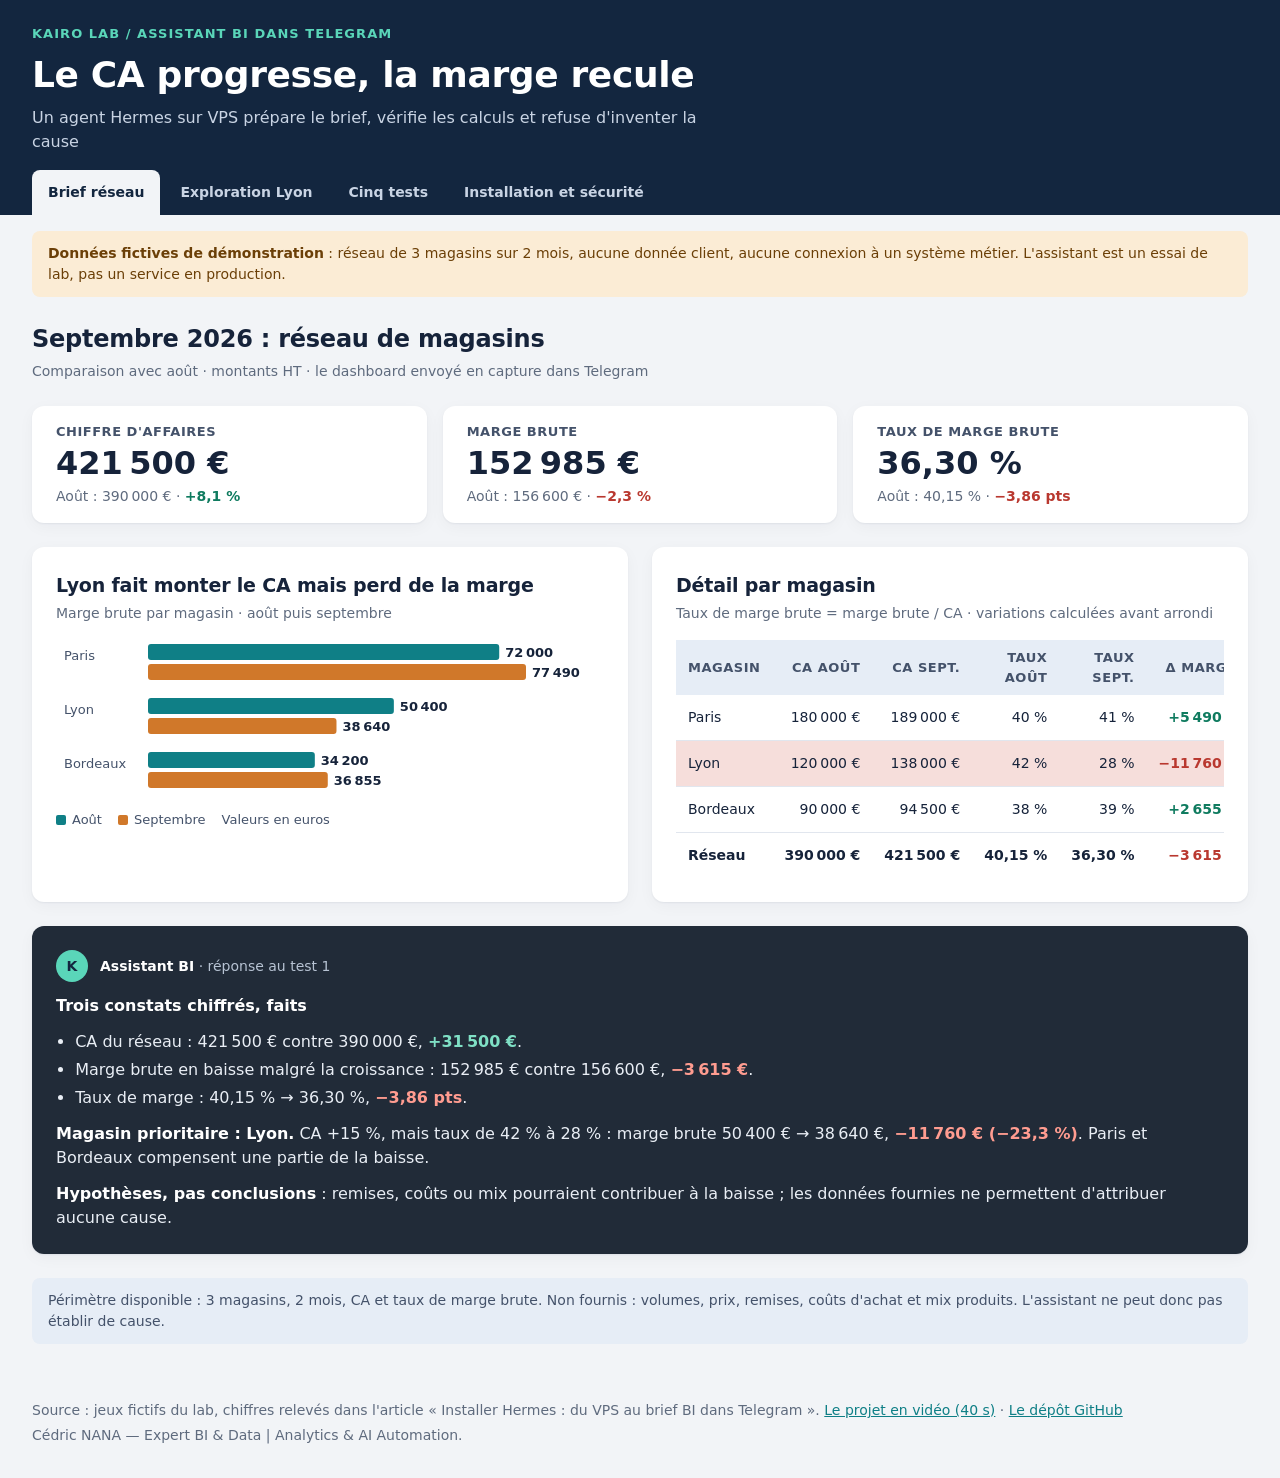
<file: index.html>
<!doctype html>
<html lang="fr">
<head>
<meta charset="utf-8">
<meta name="viewport" content="width=device-width, initial-scale=1">
<meta http-equiv="Content-Security-Policy" content="default-src 'none'; script-src 'self'; style-src 'self' https://fonts.googleapis.com; font-src https://fonts.gstatic.com; img-src 'self' data:; connect-src 'none'; base-uri 'none'; form-action 'none'; object-src 'none'">
<meta name="referrer" content="strict-origin-when-cross-origin">
<title>Hermes : le brief BI dans Telegram</title>
<meta name="description" content="Lab Hermes Agent : un agent IA installé sur un VPS livre un brief BI chiffré dans Telegram. Version web interactive des cinq tests, sur données fictives de démonstration.">
<link rel="preconnect" href="https://fonts.googleapis.com">
<link rel="preconnect" href="https://fonts.gstatic.com" crossorigin>
<link href="https://fonts.googleapis.com/css2?family=Inter:wght@400;500;600;700&display=swap" rel="stylesheet">
<link rel="stylesheet" href="style.css">
</head>
<body>
<a class="evitement" href="#contenu">Aller au contenu</a>

<header class="bandeau-titre">
  <div class="bandeau-titre__texte">
    <p class="surtitre">Kairo Lab / Assistant BI dans Telegram</p>
    <h1>Le CA progresse, la marge recule</h1>
    <p>Un agent Hermes sur VPS prépare le brief, vérifie les calculs et refuse d'inventer la cause</p>
  </div>
  <nav class="onglets" role="tablist" aria-label="Pages du lab">
    <button role="tab" id="onglet-brief" aria-controls="page-brief" data-page="brief">Brief réseau</button>
    <button role="tab" id="onglet-lyon" aria-controls="page-lyon" data-page="lyon">Exploration Lyon</button>
    <button role="tab" id="onglet-tests" aria-controls="page-tests" data-page="tests">Cinq tests</button>
    <button role="tab" id="onglet-installation" aria-controls="page-installation" data-page="installation">Installation et sécurité</button>
  </nav>
</header>

<p class="avertissement" role="note"><strong>Données fictives de démonstration</strong> : réseau de 3 magasins sur 2 mois, aucune donnée client, aucune connexion à un système métier. L'assistant est un essai de lab, pas un service en production.</p>

<main id="contenu">
  <noscript><p class="info">Cette page a besoin de JavaScript pour afficher les chiffres et les graphiques.</p></noscript>

  <!-- 1. Brief réseau -->
  <section class="page" id="page-brief" role="tabpanel" aria-labelledby="onglet-brief" tabindex="-1">
    <div class="page__tete">
      <h2>Septembre 2026 : réseau de magasins</h2>
      <p class="sous-titre">Comparaison avec août · montants HT · le dashboard envoyé en capture dans Telegram</p>
    </div>
    <div class="kpis" id="kpis-reseau"></div>
    <div class="grille-2">
      <article class="carte">
        <h3>Lyon fait monter le CA mais perd de la marge</h3>
        <p class="sous-titre">Marge brute par magasin · août puis septembre</p>
        <div class="graphe" id="g-magasins"></div>
      </article>
      <article class="carte">
        <h3>Détail par magasin</h3>
        <p class="sous-titre">Taux de marge brute = marge brute / CA · variations calculées avant arrondi</p>
        <div class="tableau-defile"><table class="tableau" id="t-magasins"></table></div>
      </article>
    </div>
    <article class="carte carte--bot">
      <div class="bulle-tete"><span class="avatar" aria-hidden="true">K</span><span><strong>Assistant BI</strong> · réponse au test 1</span></div>
      <div id="brief-bot"></div>
    </article>
    <p class="info">Périmètre disponible : 3 magasins, 2 mois, CA et taux de marge brute. Non fournis : volumes, prix, remises, coûts d'achat et mix produits. L'assistant ne peut donc pas établir de cause.</p>
  </section>

  <!-- 2. Exploration Lyon -->
  <section class="page" id="page-lyon" role="tabpanel" aria-labelledby="onglet-lyon" tabindex="-1" hidden>
    <div class="page__tete">
      <h2>Plus de ventes, moins de marge : où se concentre l'écart ?</h2>
      <p class="sous-titre">Lyon, août → septembre · 4 produits, 8 observations · rejoue la mini-application ouverte depuis le bot</p>
    </div>
    <div class="carte carte--filtres">
      <p class="etiquette" id="lib-produits">Produits</p>
      <div class="puces" role="group" aria-labelledby="lib-produits" id="puces-produits"></div>
      <div class="actions-filtres">
        <button type="button" class="bouton-lien" id="tout-produits">Tous les produits</button>
        <button type="button" class="bouton-lien" id="reinit-produits">Revenir à A, C et D</button>
      </div>
      <p class="selection" id="lib-selection" aria-live="polite"></p>
    </div>
    <div class="kpis" id="kpis-lyon"></div>
    <div class="grille-2">
      <article class="carte">
        <div class="carte__tete">
          <div>
            <h3 id="titre-mesure">Marge brute par produit</h3>
            <p class="sous-titre">Août puis septembre · cliquez sur un produit pour l'ajouter ou le retirer</p>
          </div>
          <label class="choix">Mesure
            <select id="choix-mesure">
              <option value="marge">Marge brute</option>
              <option value="ca">CA net HT</option>
              <option value="cout">Coût des ventes</option>
            </select>
          </label>
        </div>
        <div class="graphe" id="g-produits"></div>
      </article>
      <article class="carte">
        <h3>Contributions à la variation de marge</h3>
        <p class="sous-titre">Septembre − août, par produit sélectionné · contributions comptables, pas des causes</p>
        <div class="graphe" id="g-contrib"></div>
        <p class="note" id="note-contrib"></p>
      </article>
    </div>
    <article class="carte carte--bot">
      <div class="bulle-tete"><span class="avatar" aria-hidden="true">K</span><span><strong>Assistant BI</strong> · « Analyser ma sélection »</span></div>
      <div id="analyse-bot" aria-live="polite"></div>
    </article>
    <p class="note">Produit B : valeurs déduites des totaux de Lyon dans le dashboard réseau (l'article détaille A, C et D). Tous produits confondus, le jeu retrouve ces totaux.</p>
  </section>

  <!-- 3. Cinq tests -->
  <section class="page" id="page-tests" role="tabpanel" aria-labelledby="onglet-tests" tabindex="-1" hidden>
    <div class="page__tete">
      <h2>Cinq tests, des résultats vérifiables</h2>
      <p class="sous-titre">Chaque test vise un risque précis : erreur de calcul, cause inventée, donnée absente, chiffre faux, perte du fil</p>
    </div>
    <div class="kpis kpis--4" id="kpis-tests"></div>
    <div class="tests" id="liste-tests"></div>
    <p class="info">Cinq essais sur des jeux fictifs ne constituent pas une validation générale. Un écart d'arrondi de 0,01 point a été observé entre le dashboard et le texte au test 5 ; montants et périmètre concordent.</p>
  </section>

  <!-- 4. Installation et sécurité -->
  <section class="page" id="page-installation" role="tabpanel" aria-labelledby="onglet-installation" tabindex="-1" hidden>
    <div class="page__tete">
      <h2>Du VPS au bot : ce qui est fait, ce qui reste à faire</h2>
      <p class="sous-titre">Le bot fonctionne ; cela ne suffit pas à qualifier l'installation de prête pour la production</p>
    </div>
    <div class="kpis kpis--3" id="kpis-installation"></div>
    <div class="grille-2 grille-2--large">
      <article class="carte">
        <h3>Le parcours d'installation</h3>
        <p class="sous-titre">Ubuntu 24.04 · un compte administrateur, un compte de service sans sudo</p>
        <ol class="etapes" id="etapes"></ol>
      </article>
      <article class="carte">
        <h3>Qui parle à qui</h3>
        <p class="sous-titre">Tous les flux sont initiés par le VPS : aucun port web entrant pour le bot</p>
        <div class="flux" id="flux"></div>
        <h3 class="titre-bloc">Garde-fous retenus</h3>
        <ul class="garde-fous">
          <li><strong>Accès restreint</strong> : seul un identifiant Telegram numérique autorisé peut écrire au bot.</li>
          <li><strong>Moindre privilège</strong> : compte hermes sans sudo, outils optionnels non installés, validations conservées.</li>
          <li><strong>Secrets hors des captures</strong> : jetons Telegram et fournisseur, fichier .env et journaux bruts jamais publiés.</li>
          <li><strong>Contenus = données</strong> : une page, un document ou un skill téléchargé n'autorise aucune commande.</li>
          <li><strong>Inférence externe</strong> : héberger Hermes sur le VPS ne rend pas le modèle local ; les messages partent chez le fournisseur.</li>
        </ul>
      </article>
    </div>
  </section>
</main>

<footer class="pied">
  <p>Source : jeux fictifs du lab, chiffres relevés dans l'article « Installer Hermes : du VPS au brief BI dans Telegram ». <a href="video.html">Le projet en vidéo (40 s)</a> · <a href="https://github.com/cnanaj-wq/hermes-brief-bi">Le dépôt GitHub</a></p>
  <p>Cédric NANA — Expert BI &amp; Data | Analytics &amp; AI Automation.</p>
</footer>

<script src="data.js"></script>
<script src="app.js"></script>
</body>
</html>
</file>
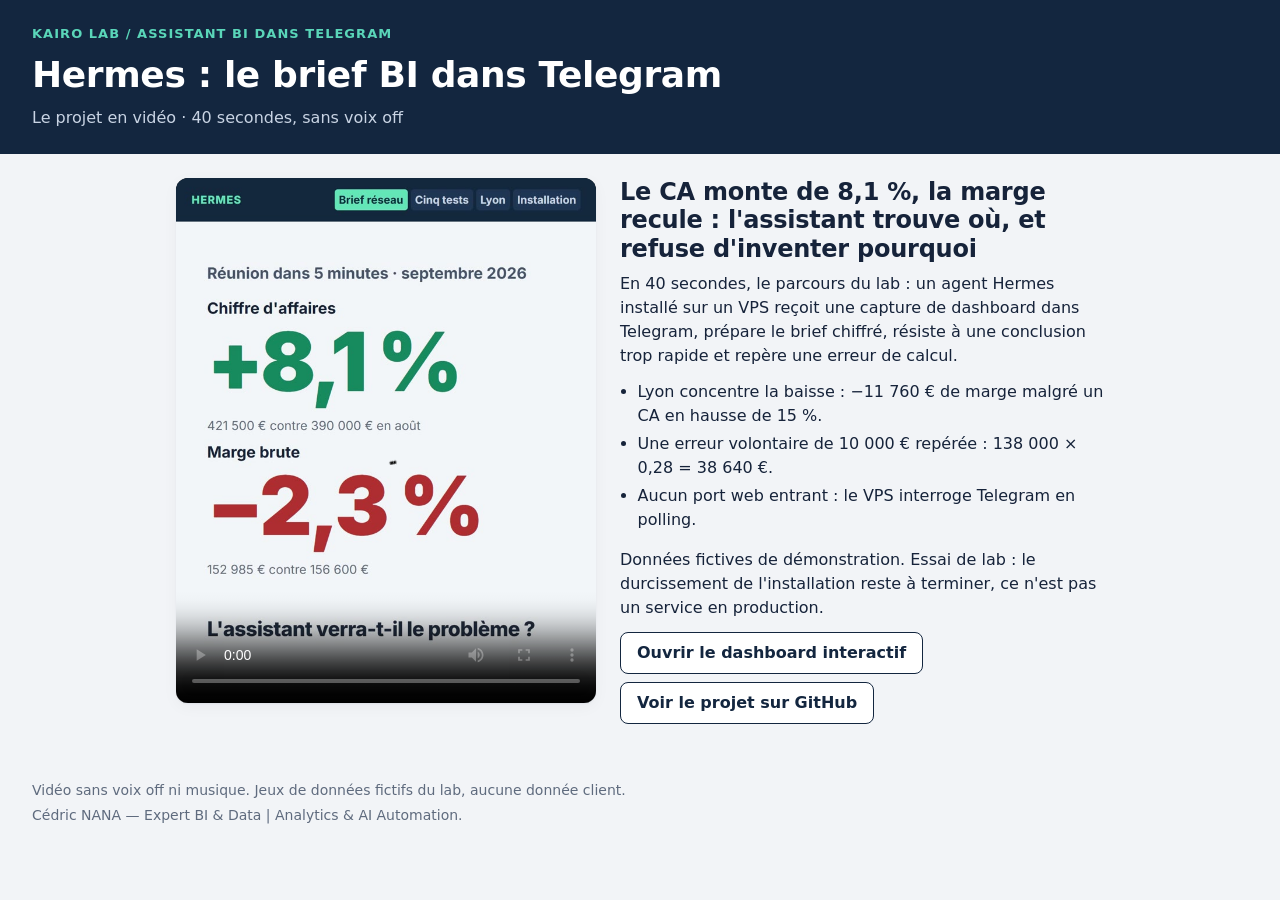
<file: video.html>
<!doctype html>
<html lang="fr">
<head>
<meta charset="utf-8">
<meta name="viewport" content="width=device-width, initial-scale=1">
<meta http-equiv="Content-Security-Policy" content="default-src 'none'; style-src 'self' 'unsafe-inline' https://fonts.googleapis.com; font-src https://fonts.gstatic.com; img-src 'self'; media-src 'self'; base-uri 'none'; form-action 'none'; object-src 'none'">
<meta name="referrer" content="strict-origin-when-cross-origin">
<title>Hermes en vidéo</title>
<meta name="description" content="Présentation en vidéo (40 s, sans voix off) du lab Hermes Agent : un agent IA sur VPS livre un brief BI chiffré dans Telegram, sur données fictives.">
<link rel="preconnect" href="https://fonts.googleapis.com">
<link rel="preconnect" href="https://fonts.gstatic.com" crossorigin>
<link href="https://fonts.googleapis.com/css2?family=Inter:wght@400;500;600;700&display=swap" rel="stylesheet">
<link rel="stylesheet" href="style.css">
<style>
  .bandeau-titre { padding-bottom: var(--e-5); }
  .video { max-width: 960px; margin: 0 auto; padding: var(--e-5) var(--e-4) var(--e-6); display: grid; gap: var(--e-5); grid-template-columns: minmax(0, 420px) 1fr; align-items: start; }
  .video video { width: 100%; height: auto; aspect-ratio: 1080 / 1350; background: #000; border-radius: var(--rayon); box-shadow: var(--ombre); }
  .video h2 { font-size: var(--t-xl); line-height: 1.2; margin-bottom: var(--e-2); }
  .video p { max-width: 60ch; margin-bottom: var(--e-3); }
  .video ul { margin: 0 0 var(--e-4) 1.1em; padding: 0; display: grid; gap: var(--e-1); }
  .video .liens { display: flex; flex-wrap: wrap; gap: var(--e-2); }
  .video .liens a { text-decoration: none; }
  @media (max-width: 800px) { .video { grid-template-columns: 1fr; } .video video { max-width: 420px; margin: 0 auto; } }
</style>
</head>
<body>
<a class="evitement" href="#contenu">Aller au contenu</a>

<header class="bandeau-titre">
  <div class="bandeau-titre__texte">
    <p class="surtitre">Kairo Lab / Assistant BI dans Telegram</p>
    <h1>Hermes : le brief BI dans Telegram</h1>
    <p>Le projet en vidéo · 40 secondes, sans voix off</p>
  </div>
</header>

<main id="contenu" class="video">
  <video controls playsinline preload="metadata" poster="video/apercu.jpg">
    <source src="video/hermes-brief-bi.mp4" type="video/mp4">
    Votre navigateur ne lit pas cette vidéo. <a href="video/hermes-brief-bi.mp4">Téléchargez-la</a>.
  </video>
  <div>
    <h2>Le CA monte de 8,1 %, la marge recule : l'assistant trouve où, et refuse d'inventer pourquoi</h2>
    <p>En 40 secondes, le parcours du lab : un agent Hermes installé sur un VPS reçoit une capture de dashboard dans Telegram,
      prépare le brief chiffré, résiste à une conclusion trop rapide et repère une erreur de calcul.</p>
    <ul>
      <li>Lyon concentre la baisse : −11 760 € de marge malgré un CA en hausse de 15 %.</li>
      <li>Une erreur volontaire de 10 000 € repérée : 138 000 × 0,28 = 38 640 €.</li>
      <li>Aucun port web entrant : le VPS interroge Telegram en polling.</li>
    </ul>
    <p>Données fictives de démonstration. Essai de lab : le durcissement de l'installation reste à terminer, ce n'est pas un service en production.</p>
    <div class="liens">
      <a class="bouton-secondaire" href="./">Ouvrir le dashboard interactif</a>
      <a class="bouton-secondaire" href="https://github.com/cnanaj-wq/hermes-brief-bi">Voir le projet sur GitHub</a>
    </div>
  </div>
</main>

<footer class="pied">
  <p>Vidéo sans voix off ni musique. Jeux de données fictifs du lab, aucune donnée client.</p>
  <p>Cédric NANA — Expert BI &amp; Data | Analytics &amp; AI Automation.</p>
</footer>
</body>
</html>
</file>
<file: style.css>
/* Hermes : le brief BI dans Telegram · version web
   Charte reprise du dashboard de démonstration « Kairo Lab » : bandeau marine, accent sarcelle, cartes blanches. */
:root {
  --marine: #13263f;
  --marine-2: #1d3657;
  --sarcelle: #5ad6b9;
  --vert: #0f7b5f;
  --vert-clair: #d7efe7;
  --rouge: #b9382f;
  --rouge-clair: #f6dedb;
  --ambre: #a8620b;
  --ambre-clair: #fbecd5;
  --aout: #0f7f86;
  --sept: #d0782a;
  --texte: #16233a;
  --texte-2: #44526a;
  --texte-3: #5f6b7e;
  --fond: #f2f4f7;
  --carte: #ffffff;
  --trait: #e1e6ee;
  --trait-fort: #c6cfdc;
  --bulle: #212b38;

  --police: "Inter", "Segoe UI", system-ui, -apple-system, sans-serif;
  --t-xs: 0.8125rem;
  --t-s: 0.875rem;
  --t-m: 1rem;
  --t-l: 1.1875rem;
  --t-xl: 1.5rem;
  --t-kpi: 2rem;

  --e-1: 4px;
  --e-2: 8px;
  --e-3: 12px;
  --e-4: 16px;
  --e-5: 24px;
  --e-6: 32px;
  --rayon: 12px;
  --rayon-petit: 8px;
  --ombre: 0 1px 2px rgba(19, 38, 63, 0.06), 0 4px 16px rgba(19, 38, 63, 0.04);
  --duree: 260ms;
}

* { box-sizing: border-box; }
html { -webkit-text-size-adjust: 100%; }
body {
  margin: 0; background: var(--fond); color: var(--texte);
  font-family: var(--police); font-size: var(--t-m); line-height: 1.5;
  font-variant-numeric: tabular-nums;
}
h1, h2, h3 { margin: 0; font-weight: 700; letter-spacing: -0.01em; }
p { margin: 0; }
button, select { font: inherit; color: inherit; }
a { color: var(--aout); }
:focus-visible { outline: 3px solid var(--sept); outline-offset: 2px; }

.evitement {
  position: absolute; left: var(--e-4); top: -60px; z-index: 10;
  background: var(--carte); color: var(--marine); padding: var(--e-2) var(--e-3); border-radius: var(--rayon-petit);
}
.evitement:focus { top: var(--e-2); }
.visuellement-cache { position: absolute; width: 1px; height: 1px; overflow: hidden; clip: rect(0 0 0 0); white-space: nowrap; }

/* ---------------------------------------------------------- bandeau titre */
.bandeau-titre {
  background: var(--marine); color: #fff;
  padding: var(--e-5) var(--e-6) 0;
  display: grid; gap: var(--e-4);
}
.surtitre { color: var(--sarcelle); font-weight: 700; font-size: var(--t-xs); letter-spacing: 0.08em; text-transform: uppercase; }
.bandeau-titre h1 { font-size: clamp(1.5rem, 4vw, 2.25rem); margin: var(--e-1) 0; }
.bandeau-titre__texte > p:last-child { color: #c9d4e4; max-width: 70ch; }

.onglets { display: flex; gap: var(--e-1); overflow-x: auto; scrollbar-width: none; }
.onglets::-webkit-scrollbar { display: none; }
.onglets button {
  flex: none; border: 0; background: transparent; color: #c9d4e4; cursor: pointer;
  padding: var(--e-3) var(--e-4); font-weight: 600; font-size: var(--t-s);
  border-radius: var(--rayon-petit) var(--rayon-petit) 0 0;
  transition: background var(--duree), color var(--duree);
}
.onglets button:hover { color: #fff; background: var(--marine-2); }
.onglets button[aria-selected="true"] { background: var(--fond); color: var(--marine); }
.onglets button:focus-visible { outline-offset: -3px; }

.avertissement {
  margin: var(--e-4) var(--e-6) 0; padding: var(--e-3) var(--e-4);
  background: var(--ambre-clair); color: #6b3f07; border-radius: var(--rayon-petit); font-size: var(--t-s);
}

/* ---------------------------------------------------------- pages */
main { padding: var(--e-5) var(--e-6) var(--e-6); max-width: 1320px; margin: 0 auto; }
.page { display: grid; gap: var(--e-5); outline: none; }
.page[hidden] { display: none; }
.page:not([hidden]) { animation: apparaitre var(--duree) ease-out; }
@keyframes apparaitre { from { opacity: 0; transform: translateY(6px); } to { opacity: 1; transform: none; } }
.page__tete h2 { font-size: var(--t-xl); }
.sous-titre { color: var(--texte-3); font-size: var(--t-s); margin-top: var(--e-1); }

.kpis { display: grid; gap: var(--e-4); grid-template-columns: repeat(3, minmax(0, 1fr)); }
.kpis--4 { grid-template-columns: repeat(4, minmax(0, 1fr)); }
.kpi { background: var(--carte); border-radius: var(--rayon); padding: var(--e-4) var(--e-5); box-shadow: var(--ombre); }
.kpi__lib { font-size: var(--t-xs); font-weight: 700; text-transform: uppercase; letter-spacing: 0.04em; color: var(--texte-2); }
.kpi__val { font-size: var(--t-kpi); font-weight: 700; margin: var(--e-1) 0; line-height: 1.15; }
.kpi__cmp { font-size: var(--t-s); color: var(--texte-3); }
.pos { color: var(--vert); font-weight: 600; }
.neg { color: var(--rouge); font-weight: 600; }

.grille-2 { display: grid; gap: var(--e-5); grid-template-columns: repeat(2, minmax(0, 1fr)); }
.grille-2--large { grid-template-columns: minmax(0, 1.1fr) minmax(0, 1fr); }
.carte { background: var(--carte); border-radius: var(--rayon); padding: var(--e-5); box-shadow: var(--ombre); min-width: 0; }
.carte h3 { font-size: var(--t-l); }
.carte__tete { display: flex; flex-wrap: wrap; justify-content: space-between; gap: var(--e-3); align-items: flex-start; }
.titre-bloc { margin-top: var(--e-5); }
.info { background: #e6edf6; color: var(--texte-2); border-radius: var(--rayon-petit); padding: var(--e-3) var(--e-4); font-size: var(--t-s); }
.note { color: var(--texte-3); font-size: var(--t-xs); margin-top: var(--e-3); }

/* ---------------------------------------------------------- graphiques */
.graphe { margin-top: var(--e-4); }
.graphe svg { display: block; max-width: 100%; height: auto; overflow: visible; }
.graphe text { font-family: var(--police); fill: var(--texte-2); font-size: 13px; }
.graphe .val { fill: var(--texte); font-weight: 600; }
.graphe .cliquable { cursor: pointer; }
.graphe .cliquable:hover rect, .graphe .cliquable:focus rect.fond-ligne { fill: #eef2f7; }
.graphe .cliquable:focus { outline: none; }
.graphe .cliquable:focus-visible rect.fond-ligne { stroke: var(--sept); stroke-width: 2; }
.barre { transition: width var(--duree) ease-out, x var(--duree) ease-out; }
.legende { display: flex; gap: var(--e-4); font-size: var(--t-xs); color: var(--texte-2); margin-top: var(--e-2); flex-wrap: wrap; }
.leg-aout { --c: var(--aout); }
.leg-sept { --c: var(--sept); }
.legende span:not([class])::before { display: none; }
.legende span::before { content: ""; display: inline-block; width: 10px; height: 10px; border-radius: 2px; margin-right: 6px; background: var(--c); vertical-align: -1px; }

.tableau-defile { overflow-x: auto; margin-top: var(--e-4); }
.tableau { width: 100%; border-collapse: collapse; font-size: var(--t-s); }
.tableau th { text-align: right; font-size: var(--t-xs); text-transform: uppercase; letter-spacing: 0.04em; color: var(--texte-2); background: #e6edf6; padding: var(--e-2) var(--e-3); }
.tableau th:first-child, .tableau td:first-child { text-align: left; }
.tableau td { text-align: right; padding: var(--e-3); border-bottom: 1px solid var(--trait); white-space: nowrap; }
.tableau tr.alerte td { background: var(--rouge-clair); }
.tableau tfoot td { font-weight: 700; border-bottom: 0; }

/* ---------------------------------------------------------- bulles du bot */
.carte--bot { background: var(--bulle); color: #e9eef5; }
.carte--bot strong { color: #fff; }
.bulle-tete { display: flex; align-items: center; gap: var(--e-3); font-size: var(--t-s); color: #b7c3d3; margin-bottom: var(--e-3); }
.avatar { width: 32px; height: 32px; border-radius: 50%; background: var(--sarcelle); color: var(--marine); display: grid; place-items: center; font-weight: 700; flex: none; }
.carte--bot ul, .carte--bot ol { margin: var(--e-2) 0 0 1.2em; padding: 0; display: grid; gap: var(--e-1); }
.carte--bot p + p, .carte--bot p + ul, .carte--bot ul + p, .carte--bot ol + p { margin-top: var(--e-3); }
.carte--bot .neg { color: #ff9c90; }
.carte--bot .pos { color: #7fe0c5; }

/* ---------------------------------------------------------- filtres */
.carte--filtres { display: grid; gap: var(--e-3); }
.etiquette { font-size: var(--t-xs); font-weight: 700; text-transform: uppercase; letter-spacing: 0.06em; color: var(--texte-2); }
.puces { display: flex; flex-wrap: wrap; gap: var(--e-2); }
.puce {
  border: 1px solid var(--trait-fort); background: var(--carte); border-radius: var(--rayon-petit);
  padding: var(--e-2) var(--e-4); cursor: pointer; font-weight: 600; font-size: var(--t-s); min-height: 40px;
  transition: background var(--duree), color var(--duree), border-color var(--duree);
}
.puce[aria-pressed="true"] { background: var(--vert); border-color: var(--vert); color: #fff; }
.actions-filtres { display: flex; flex-wrap: wrap; gap: var(--e-4); }
.bouton-lien { border: 0; background: none; padding: var(--e-1) 0; color: var(--aout); text-decoration: underline; cursor: pointer; font-size: var(--t-s); }
.bouton-lien:disabled { color: var(--texte-3); cursor: default; text-decoration: none; }
.selection { font-size: var(--t-s); color: var(--texte-2); }
.choix { display: grid; gap: var(--e-1); font-size: var(--t-xs); color: var(--texte-2); font-weight: 600; }
.choix select { padding: var(--e-2) var(--e-3); border-radius: var(--rayon-petit); border: 1px solid var(--trait-fort); background: var(--carte); min-height: 40px; }
.vide { color: var(--texte-3); font-size: var(--t-s); padding: var(--e-5) 0; text-align: center; }

/* ---------------------------------------------------------- tests */
.tests { display: grid; gap: var(--e-4); grid-template-columns: repeat(auto-fill, minmax(min(100%, 380px), 1fr)); }
.test { background: var(--carte); border-radius: var(--rayon); box-shadow: var(--ombre); padding: var(--e-5); display: grid; gap: var(--e-3); align-content: start; }
.test__num { font-size: var(--t-xs); font-weight: 700; color: var(--aout); text-transform: uppercase; letter-spacing: 0.06em; }
.message { border-radius: 14px; padding: var(--e-3) var(--e-4); font-size: var(--t-s); max-width: 92%; }
.message--moi { background: #e3dcff; color: #2c2160; justify-self: end; border-bottom-right-radius: 4px; }
.message--bot { background: var(--bulle); color: #e9eef5; border-bottom-left-radius: 4px; }
.verdict { display: inline-flex; align-items: center; gap: var(--e-2); font-size: var(--t-s); font-weight: 600; color: var(--vert); background: var(--vert-clair); border-radius: 999px; padding: var(--e-1) var(--e-3); justify-self: start; }
.verdict::before { content: "✓"; }

/* ---------------------------------------------------------- installation */
.etapes { list-style: none; margin: var(--e-4) 0 0; padding: 0; display: grid; gap: var(--e-3); counter-reset: etape; }
.etapes li { display: grid; grid-template-columns: 32px 1fr; gap: var(--e-3); align-items: start; counter-increment: etape; }
.etapes li::before { content: counter(etape); width: 32px; height: 32px; border-radius: 50%; display: grid; place-items: center; font-weight: 700; font-size: var(--t-s); background: var(--vert-clair); color: var(--vert); }
.etapes li.a_faire::before { background: var(--rouge-clair); color: var(--rouge); }
.etapes li.prevu::before { background: var(--ambre-clair); color: var(--ambre); }
.etapes strong { display: block; }
.etapes p { color: var(--texte-2); font-size: var(--t-s); }
.etat { font-size: var(--t-xs); font-weight: 700; margin-left: var(--e-2); color: var(--vert); }
.a_faire .etat { color: var(--rouge); }
.prevu .etat { color: var(--ambre); }

.flux { display: grid; gap: var(--e-3); margin-top: var(--e-4); }
.noeud { border: 1px solid var(--trait-fort); border-radius: var(--rayon-petit); padding: var(--e-3) var(--e-4); font-size: var(--t-s); }
.noeud strong { display: block; color: var(--texte); }
.noeud span { color: var(--texte-2); }
.noeud--vps { background: #eef6f4; border-color: #9fd8c8; }
.noeud--prevu { border-style: dashed; color: var(--texte-3); }
.lien-flux { font-size: var(--t-xs); color: var(--texte-3); padding-left: var(--e-4); }
.lien-flux::before { content: "↕ "; color: var(--aout); }
.garde-fous { margin: var(--e-3) 0 0 1.1em; padding: 0; display: grid; gap: var(--e-2); font-size: var(--t-s); color: var(--texte-2); }

/* ---------------------------------------------------------- pied */
.pied { padding: var(--e-5) var(--e-6) var(--e-6); color: var(--texte-3); font-size: var(--t-s); display: grid; gap: var(--e-1); max-width: 1320px; margin: 0 auto; }
.bouton-secondaire { display: inline-block; border: 1px solid var(--marine); color: var(--marine); background: var(--carte); border-radius: var(--rayon-petit); padding: var(--e-2) var(--e-4); font-weight: 600; }
.bouton-secondaire:hover { background: var(--marine); color: #fff; }

/* ---------------------------------------------------------- responsive */
@media (max-width: 960px) {
  .grille-2, .grille-2--large { grid-template-columns: 1fr; }
  .kpis--4 { grid-template-columns: repeat(2, minmax(0, 1fr)); }
}
@media (max-width: 640px) {
  .bandeau-titre { padding: var(--e-4) var(--e-4) 0; }
  .avertissement { margin: var(--e-3) var(--e-4) 0; }
  main { padding: var(--e-4) var(--e-4) var(--e-5); }
  .pied { padding: var(--e-4); }
  .kpis { grid-template-columns: 1fr; gap: var(--e-3); }
  .kpis--4 { grid-template-columns: repeat(2, minmax(0, 1fr)); }
  .kpi { padding: var(--e-3) var(--e-4); }
  .kpi__val { font-size: 1.625rem; }
  .carte { padding: var(--e-4); }
  .onglets button { padding: var(--e-3); }
}
@media (prefers-reduced-motion: reduce) {
  *, *::before, *::after { animation: none !important; transition: none !important; }
}
</file>
